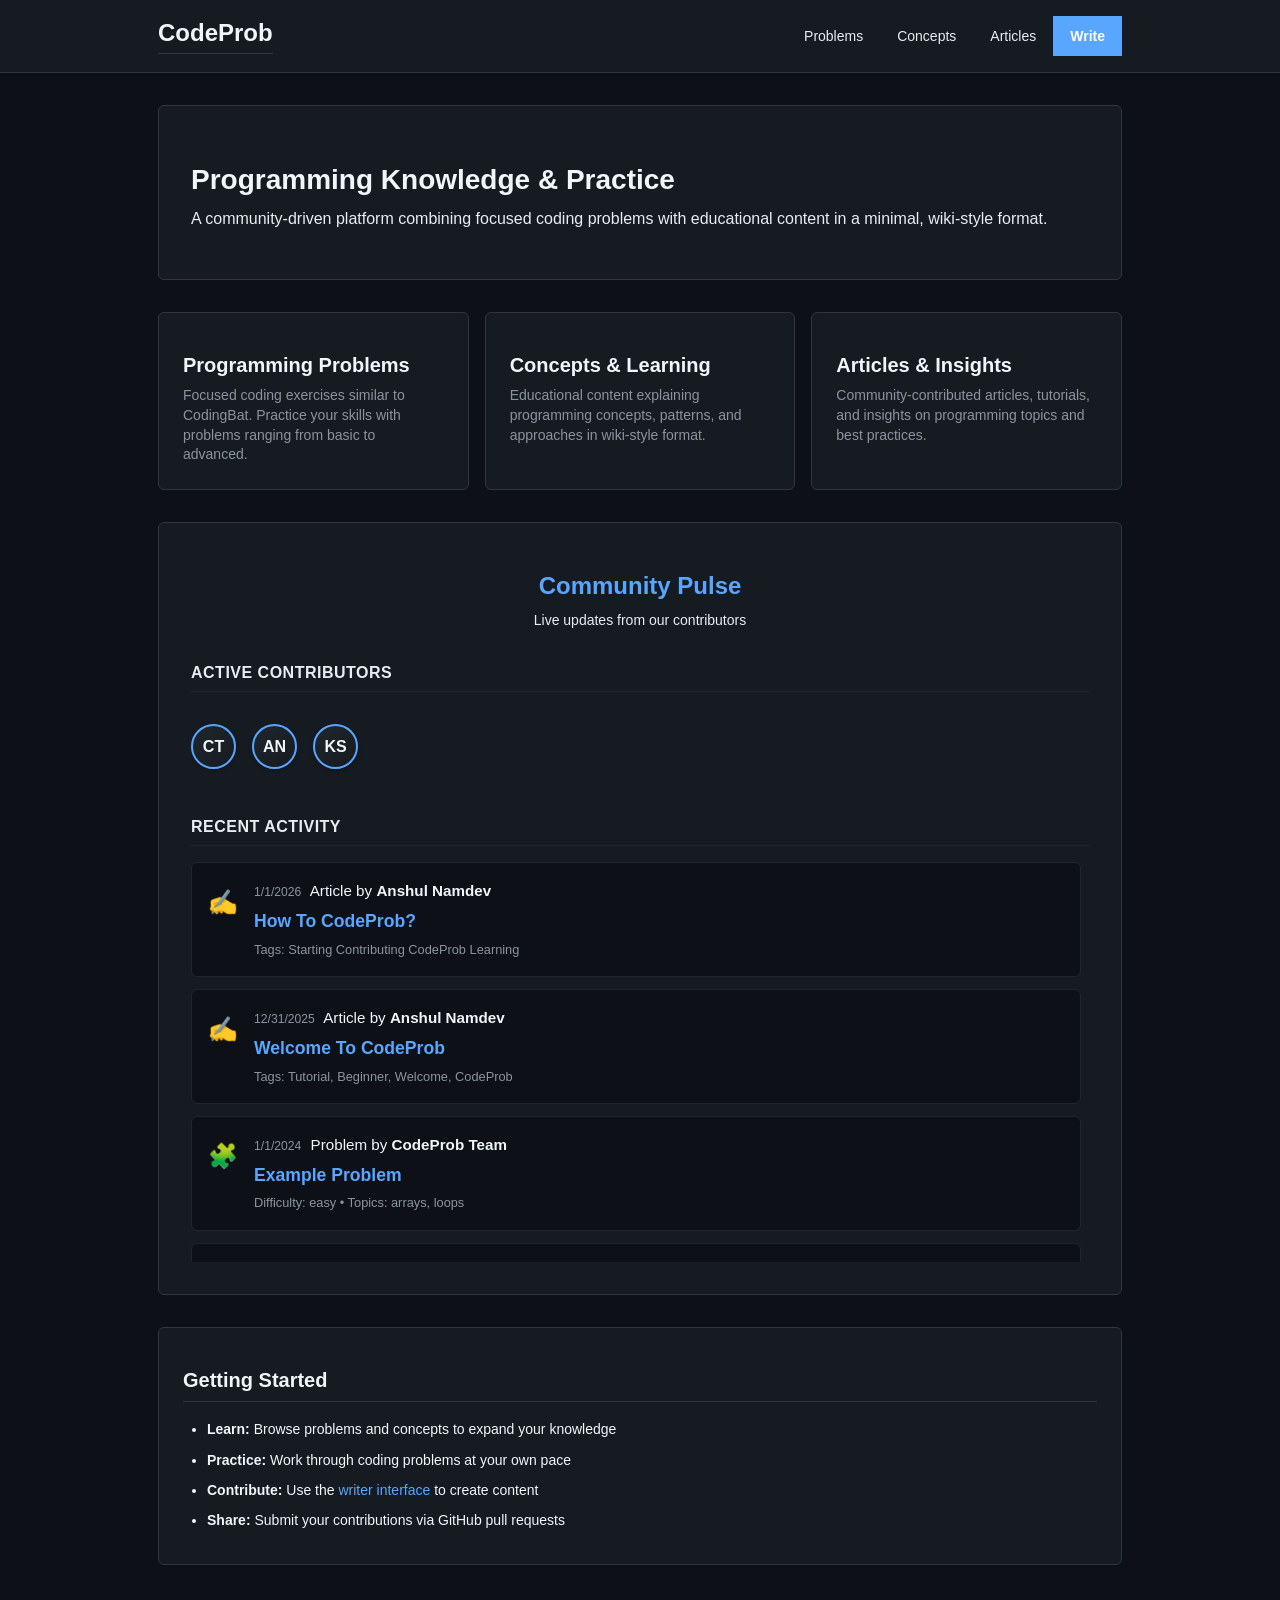
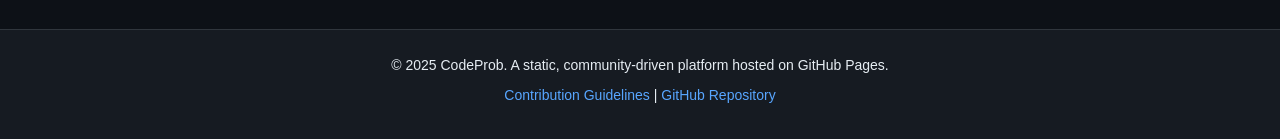
<file: index.html>
<!DOCTYPE html>
<html lang="en">

<head>
    <meta charset="UTF-8">
    <meta name="viewport" content="width=device-width, initial-scale=1.0">
    <title>CodeProb - Programming Knowledge & Practice</title>
    <link rel="stylesheet" href="assets/css/main.css">
</head>

<body>
    <header class="site-header">
        <div class="container">
            <h1 class="site-title">
                <a href="https://codeprob.github.io/CodeProb">CodeProb</a>
            </h1>
            <nav class="main-nav">
                <a href="problems/index.html" class="nav-link">Problems</a>
                <a href="concepts/index.html" class="nav-link">Concepts</a>
                <a href="articles/index.html" class="nav-link">Articles</a>
                <a href="writer.html" class="nav-link nav-link--writer">Write</a>
            </nav>
        </div>
    </header>

    <main class="main-content">
        <div class="container">
            <section class="hero">
                <h2>Programming Knowledge & Practice</h2>
                <p>A community-driven platform combining focused coding problems with educational content in a minimal,
                    wiki-style format.</p>
            </section>

            <section class="content-categories">
                <div class="category-grid">
                    <div class="category-card">
                        <h3><a href="problems/index.html">Programming Problems</a></h3>
                        <p>Focused coding exercises similar to CodingBat. Practice your skills with problems ranging
                            from basic to advanced.</p>
                    </div>

                    <div class="category-card">
                        <h3><a href="concepts/index.html">Concepts & Learning</a></h3>
                        <p>Educational content explaining programming concepts, patterns, and approaches in wiki-style
                            format.</p>
                    </div>

                    <div class="category-card">
                        <h3><a href="articles/index.html">Articles & Insights</a></h3>
                        <p>Community-contributed articles, tutorials, and insights on programming topics and best
                            practices.</p>
                    </div>
                </div>
            </section>

            <!-- Community Dashboard -->
            <section class="community-dashboard">
                <div class="dashboard-header">
                    <h3>Community Pulse</h3>
                    <p>Live updates from our contributors</p>
                </div>

                <div class="contributors-section">
                    <h4>Active Contributors</h4>
                    <div class="contributors-scroll" id="contributors-list">
                        <!-- Populated by JS -->
                        <div class="loading-state">Loading contributors...</div>
                    </div>
                </div>

                <div class="activity-section">
                    <h4>Recent Activity</h4>
                    <div class="activity-feed" id="activity-feed">
                        <!-- Populated by JS -->
                        <div class="loading-state">Loading activity...</div>
                    </div>
                </div>
            </section>

            <section class="getting-started">
                <h3>Getting Started</h3>
                <ul>
                    <li><strong>Learn:</strong> Browse problems and concepts to expand your knowledge</li>
                    <li><strong>Practice:</strong> Work through coding problems at your own pace</li>
                    <li><strong>Contribute:</strong> Use the <a href="writer.html">writer interface</a> to create
                        content</li>
                    <li><strong>Share:</strong> Submit your contributions via GitHub pull requests</li>
                </ul>
            </section>
        </div>
    </main>

    <footer class="site-footer">
        <div class="container">
            <p>&copy; 2025 CodeProb. A static, community-driven platform hosted on GitHub Pages.</p>
            <p><a href="docs/contributing.html">Contribution Guidelines</a> | <a
                    href="https://github.com/codeprob/codeprob">GitHub Repository</a></p>
        </div>
    </footer>

    <script src="assets/js/main.js"></script>
</body>

</html>
</file>
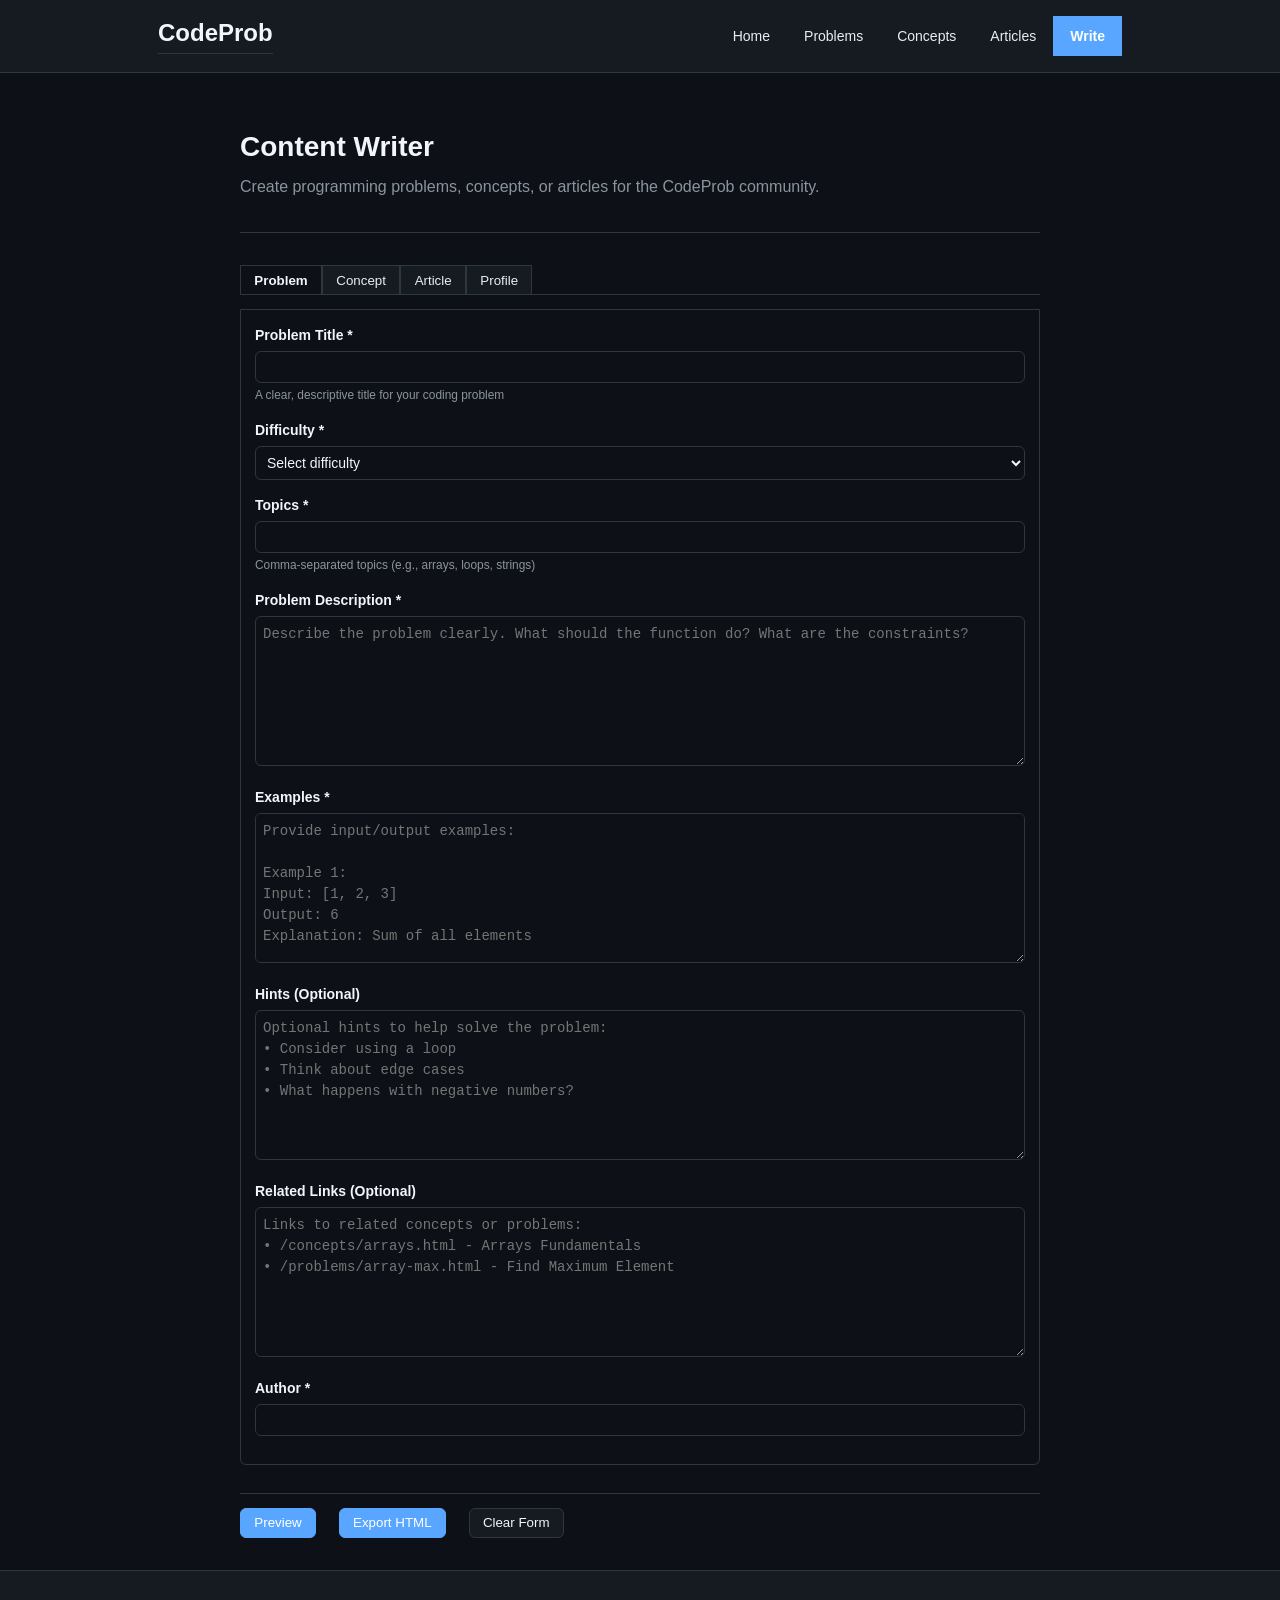
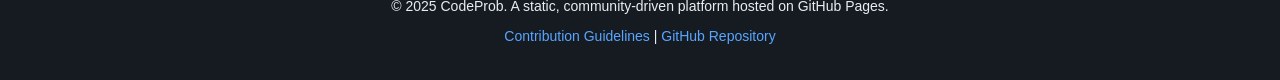
<file: writer.html>
<!DOCTYPE html>
<html lang="en">

<head>
    <meta charset="UTF-8">
    <meta name="viewport" content="width=device-width, initial-scale=1.0">
    <title>Content Writer - CodeProb</title>
    <link rel="stylesheet" href="assets/css/main.css">
    <style>
        .writer-interface {
            max-width: 800px;
            margin: 0 auto;
        }

        .content-type-tabs {
            display: flex;
            margin-bottom: 1em;
            border-bottom: 1px solid var(--border-color);
        }

        .tab-button {
            padding: 0.5em 1em;
            background: var(--bg-secondary);
            border: 1px solid var(--border-color);
            border-bottom: none;
            cursor: pointer;
            font-family: var(--font-ui);
        }

        .tab-button.active {
            background: var(--bg-primary);
            font-weight: bold;
        }

        .tab-content {
            display: none;
            padding: 1em;
            border: 1px solid var(--border-color);
            background: var(--bg-primary);
        }

        .tab-content.active {
            display: block;
        }

        .form-group {
            margin-bottom: 1em;
        }

        .form-group label {
            display: block;
            margin-bottom: 0.3em;
            font-weight: bold;
            color: var(--text-primary);
        }

        .form-group input,
        .form-group select,
        .form-group textarea {
            width: 100%;
            padding: 0.5em;
            border: 1px solid var(--border-color);
            background: var(--bg-primary);
            color: var(--text-primary);
            font-family: inherit;
        }

        .form-group textarea {
            min-height: 150px;
            font-family: var(--font-mono);
            resize: vertical;
        }

        .form-actions {
            margin-top: 2em;
            padding-top: 1em;
            border-top: 1px solid var(--border-color);
        }

        .btn {
            padding: 0.5em 1em;
            margin-right: 0.5em;
            background: var(--bg-secondary);
            border: 1px solid var(--border-color);
            cursor: pointer;
            font-family: var(--font-ui);
        }

        .btn:hover {
            background: var(--bg-tertiary);
        }

        .btn-primary {
            background: var(--link-color);
            color: white;
            border-color: var(--link-color);
        }

        .btn-primary:hover {
            background: var(--link-hover);
        }

        .preview-area {
            margin-top: 2em;
            padding: 1em;
            border: 1px solid var(--border-color);
            background: var(--bg-secondary);
            display: none;
        }

        .preview-area.active {
            display: block;
        }

        .help-text {
            font-size: 0.85em;
            color: var(--text-muted);
            margin-top: 0.3em;
        }

        .tags-input {
            display: flex;
            flex-wrap: wrap;
            gap: 0.5em;
            margin-top: 0.5em;
        }

        .tag {
            background: var(--bg-tertiary);
            padding: 0.2em 0.5em;
            border: 1px solid var(--border-color);
            font-size: 0.85em;
        }
    </style>
</head>

<body>
    <header class="site-header">
        <div class="container">
            <h1 class="site-title">
                <a href="/">CodeProb</a>
            </h1>
            <nav class="main-nav">
                <a href="index.html" class="nav-link">Home</a>
                <a href="problems/index.html" class="nav-link">Problems</a>
                <a href="concepts/index.html" class="nav-link">Concepts</a>
                <a href="articles/index.html" class="nav-link">Articles</a>
                <a href="writer.html" class="nav-link nav-link--active nav-link--writer">Write</a>
            </nav>
        </div>
    </header>

    <main class="main-content">
        <div class="container">
            <div class="writer-interface">
                <header class="page-header">
                    <h2>Content Writer</h2>
                    <p>Create programming problems, concepts, or articles for the CodeProb community.</p>
                </header>

                <div class="content-type-tabs">
                    <button class="tab-button active" data-tab="problem">Problem</button>
                    <button class="tab-button" data-tab="concept">Concept</button>
                    <button class="tab-button" data-tab="article">Article</button>
                    <button class="tab-button" data-tab="profile">Profile</button>
                </div>

                <!-- Problem Form -->
                <div id="problem-tab" class="tab-content active">
                    <form id="problem-form">
                        <div class="form-group">
                            <label for="problem-title">Problem Title *</label>
                            <input type="text" id="problem-title" name="title" required>
                            <div class="help-text">A clear, descriptive title for your coding problem</div>
                        </div>

                        <div class="form-group">
                            <label for="problem-difficulty">Difficulty *</label>
                            <select id="problem-difficulty" name="difficulty" required>
                                <option value="">Select difficulty</option>
                                <option value="easy">Easy</option>
                                <option value="medium">Medium</option>
                                <option value="hard">Hard</option>
                            </select>
                        </div>

                        <div class="form-group">
                            <label for="problem-topics">Topics *</label>
                            <input type="text" id="problem-topics" name="topics" required>
                            <div class="help-text">Comma-separated topics (e.g., arrays, loops, strings)</div>
                        </div>

                        <div class="form-group">
                            <label for="problem-description">Problem Description *</label>
                            <textarea id="problem-description" name="description" required
                                placeholder="Describe the problem clearly. What should the function do? What are the constraints?"></textarea>
                        </div>

                        <div class="form-group">
                            <label for="problem-examples">Examples *</label>
                            <textarea id="problem-examples" name="examples" required placeholder="Provide input/output examples:

Example 1:
Input: [1, 2, 3]
Output: 6
Explanation: Sum of all elements

Example 2:
Input: []
Output: 0
Explanation: Empty array returns 0"></textarea>
                        </div>

                        <div class="form-group">
                            <label for="problem-hints">Hints (Optional)</label>
                            <textarea id="problem-hints" name="hints" placeholder="Optional hints to help solve the problem:
• Consider using a loop
• Think about edge cases
• What happens with negative numbers?"></textarea>
                        </div>

                        <div class="form-group">
                            <label for="problem-related">Related Links (Optional)</label>
                            <textarea id="problem-related" name="related" placeholder="Links to related concepts or problems:
• /concepts/arrays.html - Arrays Fundamentals
• /problems/array-max.html - Find Maximum Element"></textarea>
                        </div>

                        <div class="form-group">
                            <label for="problem-author">Author *</label>
                            <input type="text" id="problem-author" name="author" required>
                        </div>
                    </form>
                </div>

                <!-- Concept Form -->
                <div id="concept-tab" class="tab-content">
                    <form id="concept-form">
                        <div class="form-group">
                            <label for="concept-title">Concept Title *</label>
                            <input type="text" id="concept-title" name="title" required>
                        </div>

                        <div class="form-group">
                            <label for="concept-category">Category *</label>
                            <select id="concept-category" name="category" required>
                                <option value="">Select category</option>
                                <option value="fundamentals">Fundamentals</option>
                                <option value="algorithms">Algorithms</option>
                                <option value="data-structures">Data Structures</option>
                                <option value="design-patterns">Design Patterns</option>
                                <option value="best-practices">Best Practices</option>
                            </select>
                        </div>

                        <div class="form-group">
                            <label for="concept-complexity">Complexity *</label>
                            <select id="concept-complexity" name="complexity" required>
                                <option value="">Select complexity</option>
                                <option value="beginner">Beginner</option>
                                <option value="intermediate">Intermediate</option>
                                <option value="advanced">Advanced</option>
                            </select>
                        </div>

                        <div class="form-group">
                            <label for="concept-overview">Overview *</label>
                            <textarea id="concept-overview" name="overview" required
                                placeholder="Brief introduction to the concept. What is it and why is it important?"></textarea>
                        </div>

                        <div class="form-group">
                            <label for="concept-explanation">Detailed Explanation *</label>
                            <textarea id="concept-explanation" name="explanation" required placeholder="Comprehensive explanation of the concept. Include:
• Key characteristics
• How it works
• When to use it
• Common operations"></textarea>
                        </div>

                        <div class="form-group">
                            <label for="concept-examples">Code Examples *</label>
                            <textarea id="concept-examples" name="examples" required placeholder="Code examples in multiple languages:

JavaScript:
```javascript
// Example code here
```

Python:
```python
# Example code here
```"></textarea>
                        </div>

                        <div class="form-group">
                            <label for="concept-problems">Related Problems (Optional)</label>
                            <textarea id="concept-problems" name="problems" placeholder="Links to practice problems:
• /problems/problem-001.html - Basic Problem
• /problems/problem-002.html - Advanced Problem"></textarea>
                        </div>

                        <div class="form-group">
                            <label for="concept-author">Author *</label>
                            <input type="text" id="concept-author" name="author" required>
                        </div>
                    </form>
                </div>

                <!-- Article Form -->
                <div id="article-tab" class="tab-content">
                    <form id="article-form">
                        <div class="form-group">
                            <label for="article-title">Article Title *</label>
                            <input type="text" id="article-title" name="title" required>
                        </div>

                        <div class="form-group">
                            <label for="article-tags">Tags *</label>
                            <input type="text" id="article-tags" name="tags" required>
                            <div class="help-text">Comma-separated tags (e.g., tutorial, javascript, beginner)</div>
                        </div>

                        <div class="form-group">
                            <label for="article-content">Article Content *</label>

                            <!-- Markdown Toolbar -->
                            <div id="markdown-toolbar" class="markdown-toolbar">
                                <button type="button" data-action="bold" title="Bold">**B**</button>
                                <button type="button" data-action="italic" title="Italic">*I*</button>
                                <button type="button" data-action="code" title="Inline Code">`</button>
                                <button type="button" data-action="link" title="Link">🔗</button>
                                <button type="button" data-action="image" title="Image">🖼️</button>
                                <span class="toolbar-separator">|</span>
                                <button type="button" data-action="h1" title="Heading 1">H1</button>
                                <button type="button" data-action="h2" title="Heading 2">H2</button>
                                <button type="button" data-action="h3" title="Heading 3">H3</button>
                                <span class="toolbar-separator">|</span>
                                <button type="button" data-action="ul" title="Bullet List">• List</button>
                                <button type="button" data-action="ol" title="Numbered List">1. List</button>
                                <button type="button" data-action="quote" title="Quote">❝</button>
                                <span class="toolbar-separator">|</span>
                                <button type="button" data-action="code-block" title="Code Block">{ }</button>
                                <button type="button" data-action="highlight" title="Highlight">==H==</button>
                                <button type="button" data-action="strikethrough" title="Strikethrough">~~S~~</button>
                                <button type="button" data-action="hr" title="Horizontal Rule">---</button>
                            </div>

                            <!-- Split Pane Editor -->
                            <div class="markdown-editor">
                                <div class="editor-pane">
                                    <div class="pane-header">Editor</div>
                                    <textarea id="article-content" name="content" required placeholder="Write your article content here using Markdown syntax:

# Main Heading
## Subheading

**Bold text** and *italic text*

[Link text](https://example.com)

```javascript
// Code blocks with syntax highlighting
console.log('Hello, world!');
```

- Bullet points
- More items

> Blockquotes for important notes

==Highlighted text== and ~~strikethrough~~

---

Images: ![Alt text](image-url)"></textarea>
                                </div>
                                <div class="preview-pane">
                                    <div class="pane-header">Live Preview</div>
                                    <div id="live-preview" class="live-preview-content"></div>
                                </div>
                            </div>
                        </div>

                        <div class="form-group">
                            <label for="article-references">References (Optional)</label>
                            <textarea id="article-references" name="references" placeholder="External links and citations using markdown:

- [MDN Web Docs](https://developer.mozilla.org)
- [Wikipedia Article](https://wikipedia.org)
- [GitHub Repository](https://github.com/example/repo)

Or simple text:
- Book: Programming Fundamentals
- Article: Best Practices Guide"></textarea>
                        </div>

                        <div class="form-group">
                            <label for="article-author">Author *</label>
                            <input type="text" id="article-author" name="author" required>
                        </div>
                    </form>
                </div>
                <!-- Profile Form -->
                <div id="profile-tab" class="tab-content">
                    <form id="profile-form">
                        <div class="form-group">
                            <label for="profile-username">Username *</label>
                            <input type="text" id="profile-username" name="username" required pattern="[a-z0-9-]+"
                                title="Lowercase letters, numbers, and hyphens only">
                            <div class="help-text">Unique URL identifier (e.g., john-doe). Lowercase letters, numbers,
                                and hyphens only.</div>
                        </div>

                        <div class="form-group">
                            <label for="profile-name">Display Name *</label>
                            <input type="text" id="profile-name" name="name" required>
                            <div class="help-text">Your full name or public alias</div>
                        </div>

                        <div class="form-group">
                            <label for="profile-tagline">Tagline (Optional)</label>
                            <input type="text" id="profile-tagline" name="tagline"
                                placeholder="Software Engineer | Tech Enthusiast">
                        </div>

                        <div class="form-group">
                            <label for="profile-bio">Bio *</label>
                            <textarea id="profile-bio" name="bio" required
                                placeholder="Tell us about yourself..."></textarea>
                        </div>

                        <div class="form-group">
                            <label for="profile-image">Profile Picture URL (Optional)</label>
                            <input type="url" id="profile-image" name="image" placeholder="https://example.com/me.jpg">
                        </div>

                        <div class="form-group">
                            <label for="profile-socials">Social Links (Optional)</label>
                            <textarea id="profile-socials" name="socials" placeholder="One link per line:
GitHub: https://github.com/username
Twitter: https://twitter.com/username
Portfolio: https://mysite.com"></textarea>
                        </div>
                    </form>
                </div>

                <div class="form-actions">
                    <button type="button" class="btn btn-primary" id="preview-btn">Preview</button>
                    <button type="button" class="btn btn-primary" id="export-btn">Export HTML</button>
                    <button type="button" class="btn" id="clear-btn">Clear Form</button>
                </div>

                <div id="preview-area" class="preview-area">
                    <h3>Preview</h3>
                    <div id="preview-content"></div>
                </div>
            </div>
        </div>
    </main>

    <footer class="site-footer">
        <div class="container">
            <p>&copy; 2025 CodeProb. A static, community-driven platform hosted on GitHub Pages.</p>
            <p><a href="/docs/contributing.html">Contribution Guidelines</a> | <a
                    href="https://github.com/codeprob/codeprob">GitHub Repository</a></p>
        </div>
    </footer>

    <script src="assets/js/main.js"></script>
    <script src="assets/js/writer.js"></script>
</body>

</html>
</file>
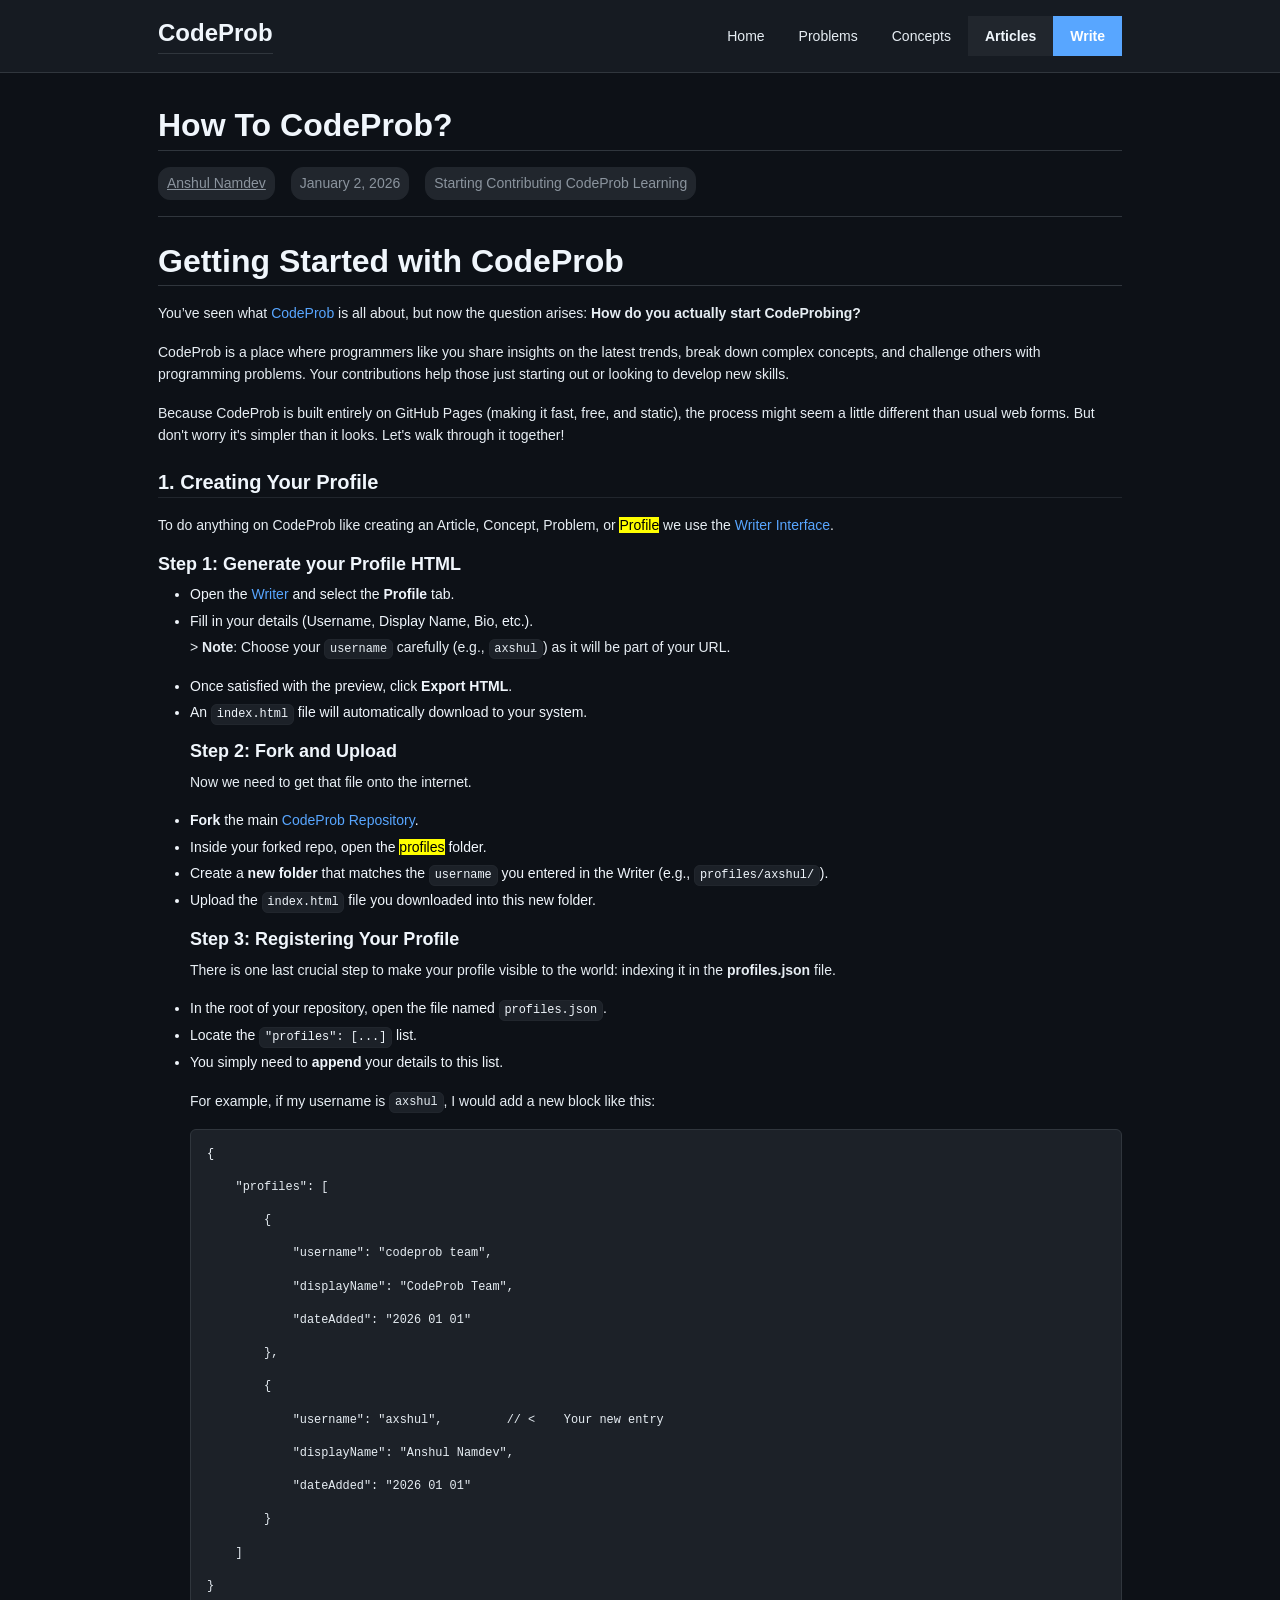
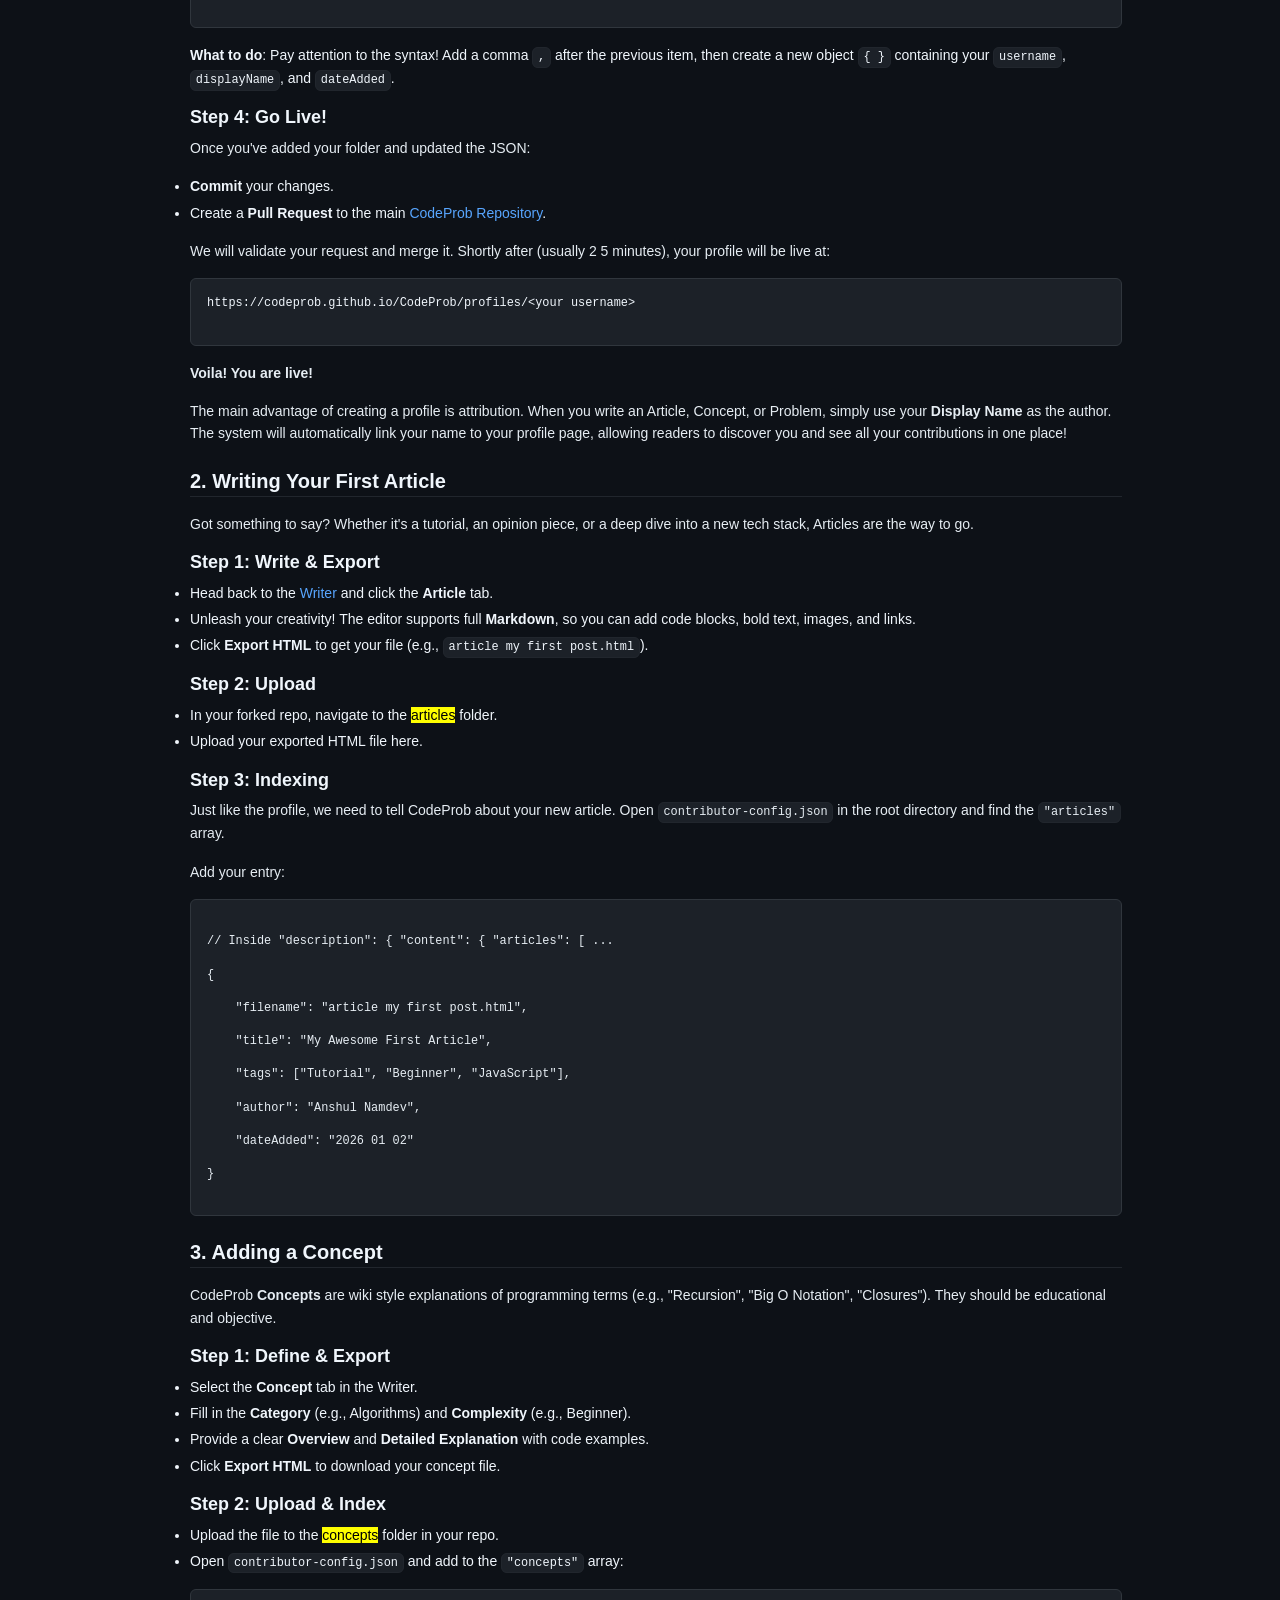
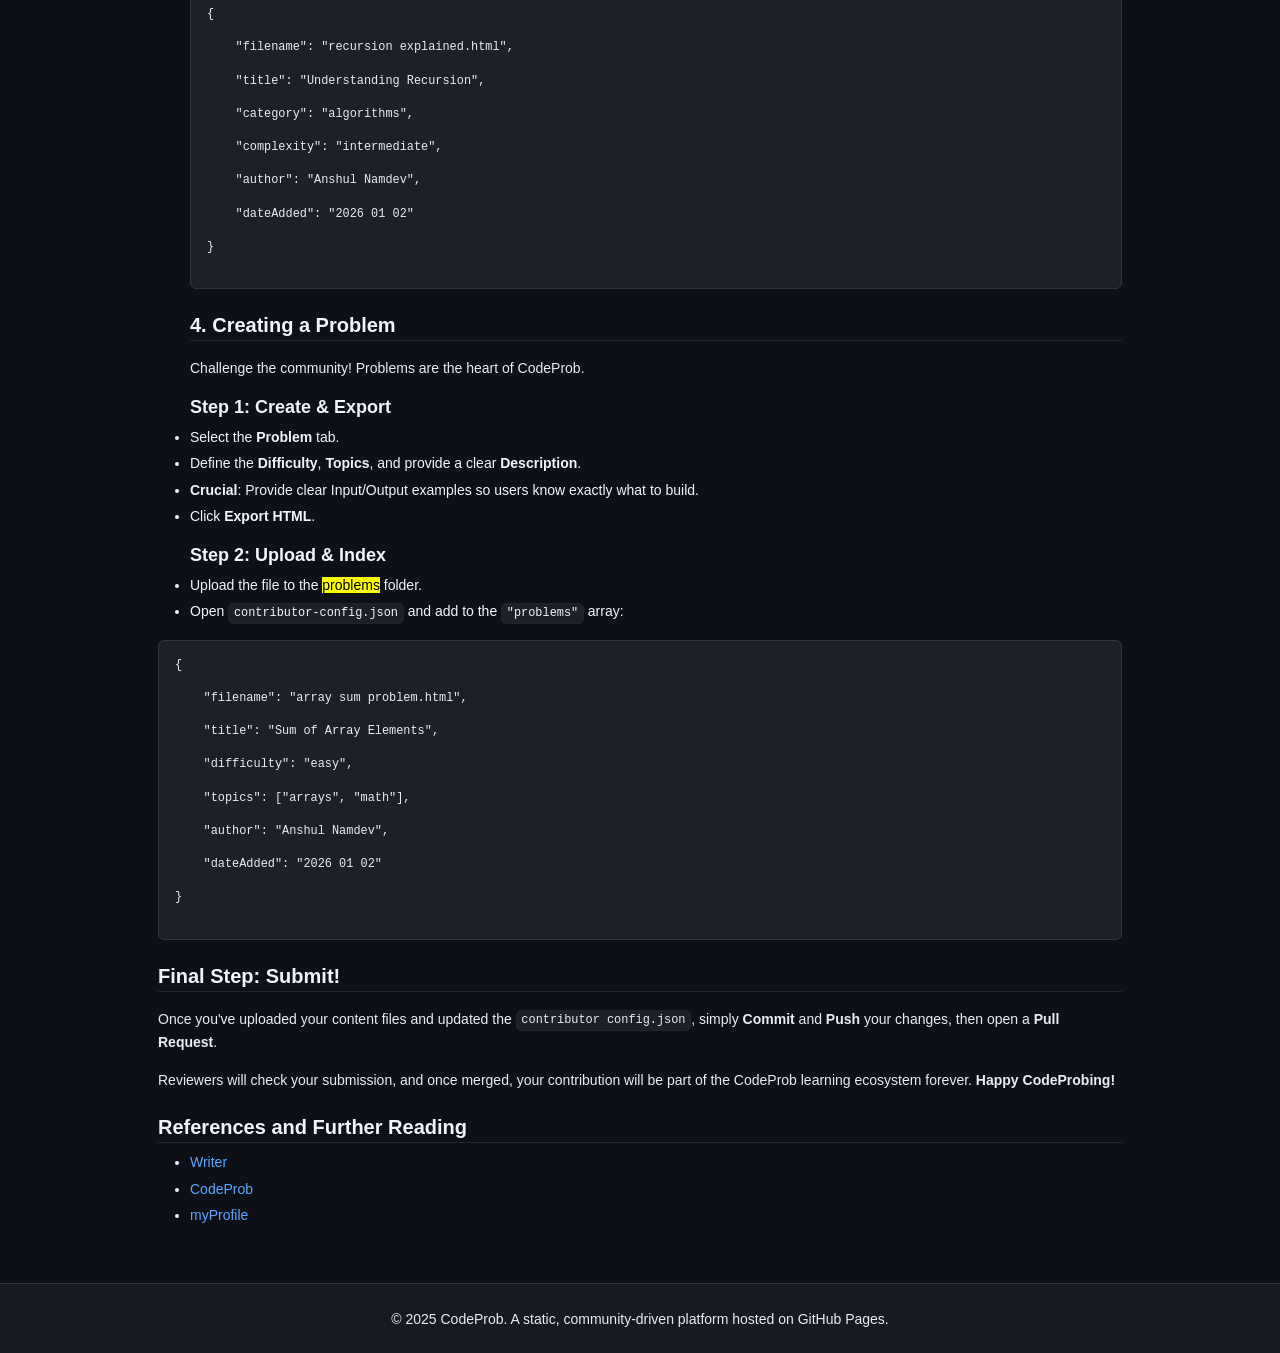
<file: articles/article-how-to-codeprob.html>
<!DOCTYPE html>
<html lang="en">
<head>
    <meta charset="UTF-8">
    <meta name="viewport" content="width=device-width, initial-scale=1.0">
    <title>How To CodeProb? - CodeProb</title>
    <link rel="stylesheet" href="../assets/css/main.css">
</head>
<body>
    <header class="site-header">
        <div class="container">
            <h1 class="site-title"><a href="../index.html">CodeProb</a></h1>
            <nav class="main-nav">
                <a href="../index.html" class="nav-link">Home</a>
                <a href="../problems/index.html" class="nav-link">Problems</a>
                <a href="../concepts/index.html" class="nav-link">Concepts</a>
                <a href="index.html" class="nav-link nav-link--active">Articles</a>
                <a href="../writer.html" class="nav-link nav-link--writer">Write</a>
            </nav>
        </div>
    </header>
    <main class="main-content">
        <div class="container">
            <article class="article" data-id="how-to-codeprob" data-author="anshul-namdev">
                <header>
                    <h1>How To CodeProb?</h1>
                    <div class="metadata">
                        <span class="author">Anshul Namdev</span>
                        <span class="date">January 2, 2026</span>
                        <span class="tags">Starting Contributing CodeProb  Learning</span>
                    </div>
                </header>
                <section class="content">
                    <h1>Getting Started with CodeProb</h1></p><p>You’ve seen what <a href="https://codeprob.github.io/">CodeProb</a> is all about, but now the question arises: <strong>How do you actually start CodeProbing?</strong></p><p>CodeProb is a place where programmers like you share insights on the latest trends, break down complex concepts, and challenge others with programming problems. Your contributions help those just starting out or looking to develop new skills.</p><p>Because CodeProb is built entirely on GitHub Pages (making it fast, free, and static), the process might seem a little different than usual web forms. But don't worry it's simpler than it looks. Let's walk through it together!</p><p>   </p><h2>1. Creating Your Profile</h2></p><p>To do anything on CodeProb like creating an Article, Concept, Problem, or <mark>Profile</mark> we use the <a href="https://codeprob.github.io/CodeProb/writer.html">Writer Interface</a>.</p><h3>Step 1: Generate your Profile HTML</h3>
<ul><li>Open the <a href="https://codeprob.github.io/CodeProb/writer.html">Writer</a> and select the <strong>Profile</strong> tab.</li>
<li>Fill in your details (Username, Display Name, Bio, etc.).</li>
<p>   > <strong>Note</strong>: Choose your <code>username</code> carefully (e.g., <code>axshul</code>) as it will be part of your URL.</p>
<li>Once satisfied with the preview, click <strong>Export HTML</strong>.</li>
<li>An <code>index.html</code> file will automatically download to your system.</li></p><h3>Step 2: Fork and Upload</h3>
<p>Now we need to get that file onto the internet.</p><p><li><strong>Fork</strong> the main <a href="https://github.com/CodeProb/CodeProb/">CodeProb Repository</a>.</li>
<li>Inside your forked repo, open the <mark>profiles</mark> folder.</li>
<li>Create a <strong>new folder</strong> that matches the <code>username</code> you entered in the Writer (e.g., <code>profiles/axshul/</code>).</li>
<li>Upload the <code>index.html</code> file you downloaded into this new folder.</li></p><h3>Step 3: Registering Your Profile</h3>
<p>There is one last crucial step to make your profile visible to the world: indexing it in the <strong>profiles.json</strong> file.</p><p><li>In the root of your repository, open the file named <code>profiles.json</code>.</li>
<li>Locate the <code>&quot;profiles&quot;: [...]</code> list.</li>
<li>You simply need to <strong>append</strong> your details to this list.</li></p><p>For example, if my username is <code>axshul</code>, I would add a new block like this:</p><pre><code class="language-javascript">{</p><p>    &quot;profiles&quot;: [</p><p>        {</p><p>            &quot;username&quot;: &quot;codeprob team&quot;,</p><p>            &quot;displayName&quot;: &quot;CodeProb Team&quot;,</p><p>            &quot;dateAdded&quot;: &quot;2026 01 01&quot;</p><p>        },</p><p>        {</p><p>            &quot;username&quot;: &quot;axshul&quot;,         // &lt;    Your new entry</p><p>            &quot;displayName&quot;: &quot;Anshul Namdev&quot;,</p><p>            &quot;dateAdded&quot;: &quot;2026 01 01&quot;</p><p>        }</p><p>    ]</p><p>}</p><p></code></pre><blockquote><strong>What to do</strong>: Pay attention to the syntax! Add a comma <code>,</code> after the previous item, then create a new object <code>{ }</code> containing your <code>username</code>, <code>displayName</code>, and <code>dateAdded</code>.</blockquote></p><h3>Step 4: Go Live! </h3>
<p>Once you've added your folder and updated the JSON:</p><p><li><strong>Commit</strong> your changes.</li>
<li>Create a <strong>Pull Request</strong> to the main <a href="https://github.com/CodeProb/CodeProb/">CodeProb Repository</a>.</li></p><p>We will validate your request and merge it. Shortly after (usually 2 5 minutes), your profile will be live at:</p><pre><code class="language-text">https://codeprob.github.io/CodeProb/profiles/&lt;your username&gt;</p><p></code></pre><p><strong>Voila! You are live!</strong>
<p>The main advantage of creating a profile is attribution. When you write an Article, Concept, or Problem, simply use your <strong>Display Name</strong> as the author. The system will automatically link your name to your profile page, allowing readers to discover you and see all your contributions in one place!</p><p>   </p><h2>2. Writing Your First Article</h2></p><p>Got something to say? Whether it's a tutorial, an opinion piece, or a deep dive into a new tech stack, Articles are the way to go.</p><h3>Step 1: Write & Export</h3>
<li>Head back to the <a href="https://codeprob.github.io/CodeProb/writer.html">Writer</a> and click the <strong>Article</strong> tab.</li>
<li>Unleash your creativity! The editor supports full <strong>Markdown</strong>, so you can add code blocks, bold text, images, and links.</li>
<li>Click <strong>Export HTML</strong> to get your file (e.g., <code>article my first post.html</code>).</li></p><h3>Step 2: Upload</h3>
<li>In your forked repo, navigate to the <mark>articles</mark> folder.</li>
<li>Upload your exported HTML file here.</li></p><h3>Step 3: Indexing</h3>
<p>Just like the profile, we need to tell CodeProb about your new article. Open <code>contributor-config.json</code> in the root directory and find the <code>&quot;articles&quot;</code> array.</p><p>Add your entry:</p>
<pre><code class="language-json">
<p>// Inside &quot;description&quot;: { &quot;content&quot;: { &quot;articles&quot;: [ ...</p><p>{</p><p>    &quot;filename&quot;: &quot;article my first post.html&quot;,</p><p>    &quot;title&quot;: &quot;My Awesome First Article&quot;,</p><p>    &quot;tags&quot;: [&quot;Tutorial&quot;, &quot;Beginner&quot;, &quot;JavaScript&quot;],</p><p>    &quot;author&quot;: &quot;Anshul Namdev&quot;,</p><p>    &quot;dateAdded&quot;: &quot;2026 01 02&quot;</p><p>}</p><p></code></pre><p>   </p><h2>3. Adding a Concept</h2></p><p>CodeProb <strong>Concepts</strong> are wiki style explanations of programming terms (e.g., "Recursion", "Big O Notation", "Closures"). They should be educational and objective.</p><h3>Step 1: Define & Export</h3>
<li>Select the <strong>Concept</strong> tab in the Writer.</li>
<li>Fill in the <strong>Category</strong> (e.g., Algorithms) and <strong>Complexity</strong> (e.g., Beginner).</li>
<li>Provide a clear <strong>Overview</strong> and <strong>Detailed Explanation</strong> with code examples.</li>
<li>Click <strong>Export HTML</strong> to download your concept file.</li></p><h3>Step 2: Upload & Index</h3>
<li>Upload the file to the <mark>concepts</mark> folder in your repo.</li>
<li>Open <code>contributor-config.json</code> and add to the <code>&quot;concepts&quot;</code> array:</li></p><pre><code class="language-json">{</p><p>    &quot;filename&quot;: &quot;recursion explained.html&quot;,</p><p>    &quot;title&quot;: &quot;Understanding Recursion&quot;,</p><p>    &quot;category&quot;: &quot;algorithms&quot;,</p><p>    &quot;complexity&quot;: &quot;intermediate&quot;,</p><p>    &quot;author&quot;: &quot;Anshul Namdev&quot;,</p><p>    &quot;dateAdded&quot;: &quot;2026 01 02&quot;</p><p>}</p><p></code></pre><p>   </p><h2>4. Creating a Problem</h2></p><p>Challenge the community! Problems are the heart of CodeProb.</p><h3>Step 1: Create & Export</h3>
<li>Select the <strong>Problem</strong> tab.</li>
<li>Define the <strong>Difficulty</strong>, <strong>Topics</strong>, and provide a clear <strong>Description</strong>.</li>
<li><strong>Crucial</strong>: Provide clear Input/Output examples so users know exactly what to build.</li>
<li>Click <strong>Export HTML</strong>.</li></p><h3>Step 2: Upload & Index</h3>
<li>Upload the file to the <mark>problems</mark> folder.</li>
<li>Open <code>contributor-config.json</code> and add to the <code>&quot;problems&quot;</code> array:</li></ul></p><pre><code class="language-json">{</p><p>    &quot;filename&quot;: &quot;array sum problem.html&quot;,</p><p>    &quot;title&quot;: &quot;Sum of Array Elements&quot;,</p><p>    &quot;difficulty&quot;: &quot;easy&quot;,</p><p>    &quot;topics&quot;: [&quot;arrays&quot;, &quot;math&quot;],</p><p>    &quot;author&quot;: &quot;Anshul Namdev&quot;,</p><p>    &quot;dateAdded&quot;: &quot;2026 01 02&quot;</p><p>}</p><p></code></pre><p>   </p><h2>Final Step: Submit!</h2></p><p>Once you've uploaded your content files and updated the <code>contributor config.json</code>, simply <strong>Commit</strong> and <strong>Push</strong> your changes, then open a <strong>Pull Request</strong>.</p><p>Reviewers will check your submission, and once merged, your contribution will be part of the CodeProb learning ecosystem forever. <strong>Happy CodeProbing!</strong>
                </section>
                <section class="references">
                    <h2>References and Further Reading</h2>
                    <ul><li><a href="https://codeprob.github.io/CodeProb/writer">Writer</a></li><li><a href="https://codeprob.github.io/">CodeProb</a></li><li><a href="https://codeprob.github.io/CodeProb/profiles/axshul/">myProfile</a></li></ul>
                </section>
            </article>
        </div>
    </main>
    <footer class="site-footer">
        <div class="container">
            <p>&copy; 2025 CodeProb. A static, community-driven platform hosted on GitHub Pages.</p>
        </div>
    </footer>
    <script src="../assets/js/main.js"></script>
</body>
</html>
</file>
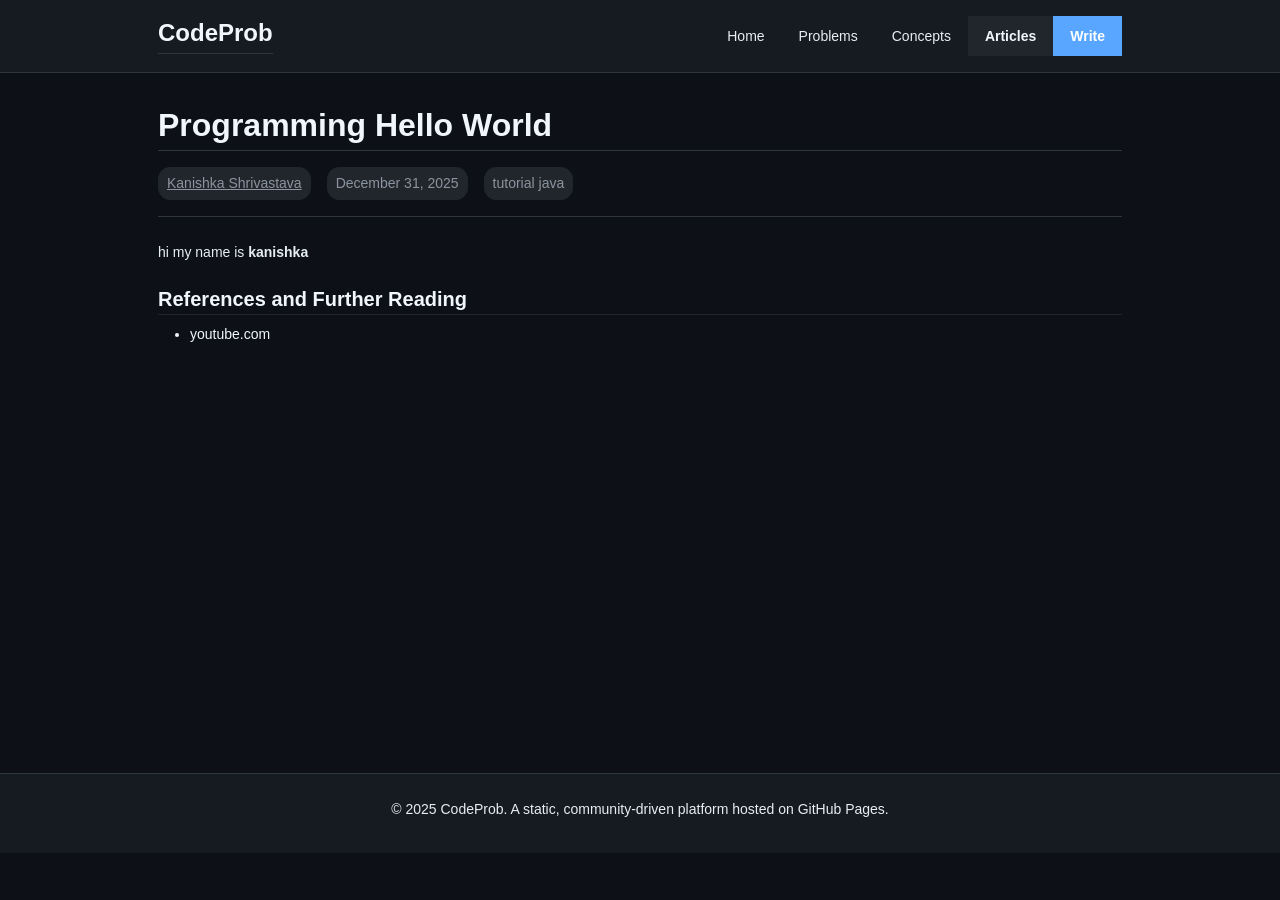
<file: articles/article-programming-hello-world.html>
<!DOCTYPE html>
<html lang="en">
<head>
    <meta charset="UTF-8">
    <meta name="viewport" content="width=device-width, initial-scale=1.0">
    <title>Programming Hello World - CodeProb</title>
    <link rel="stylesheet" href="../assets/css/main.css">
</head>
<body>
    <header class="site-header">
        <div class="container">
            <h1 class="site-title"><a href="../index.html">CodeProb</a></h1>
            <nav class="main-nav">
                <a href="../index.html" class="nav-link">Home</a>
                <a href="../problems/index.html" class="nav-link">Problems</a>
                <a href="../concepts/index.html" class="nav-link">Concepts</a>
                <a href="index.html" class="nav-link nav-link--active">Articles</a>
                <a href="../writer.html" class="nav-link nav-link--writer">Write</a>
            </nav>
        </div>
    </header>
    <main class="main-content">
        <div class="container">
            <article class="article" data-id="programming-hello-world" data-author="kanishka-shrivastava">
                <header>
                    <h1>Programming Hello World</h1>
                    <div class="metadata">
                        <span class="author">Kanishka Shrivastava</span>
                        <span class="date">December 31, 2025</span>
                        <span class="tags">tutorial java</span>
                    </div>
                </header>
                <section class="content">
                    <p>hi my name is <strong> kanishka </strong>
                </section>
                <section class="references">
                    <h2>References and Further Reading</h2>
                    <ul><li>youtube.com</li></ul>
                </section>
            </article>
        </div>
    </main>
    <footer class="site-footer">
        <div class="container">
            <p>&copy; 2025 CodeProb. A static, community-driven platform hosted on GitHub Pages.</p>
        </div>
    </footer>
    <script src="../assets/js/main.js"></script>
</body>
</html>
</file>
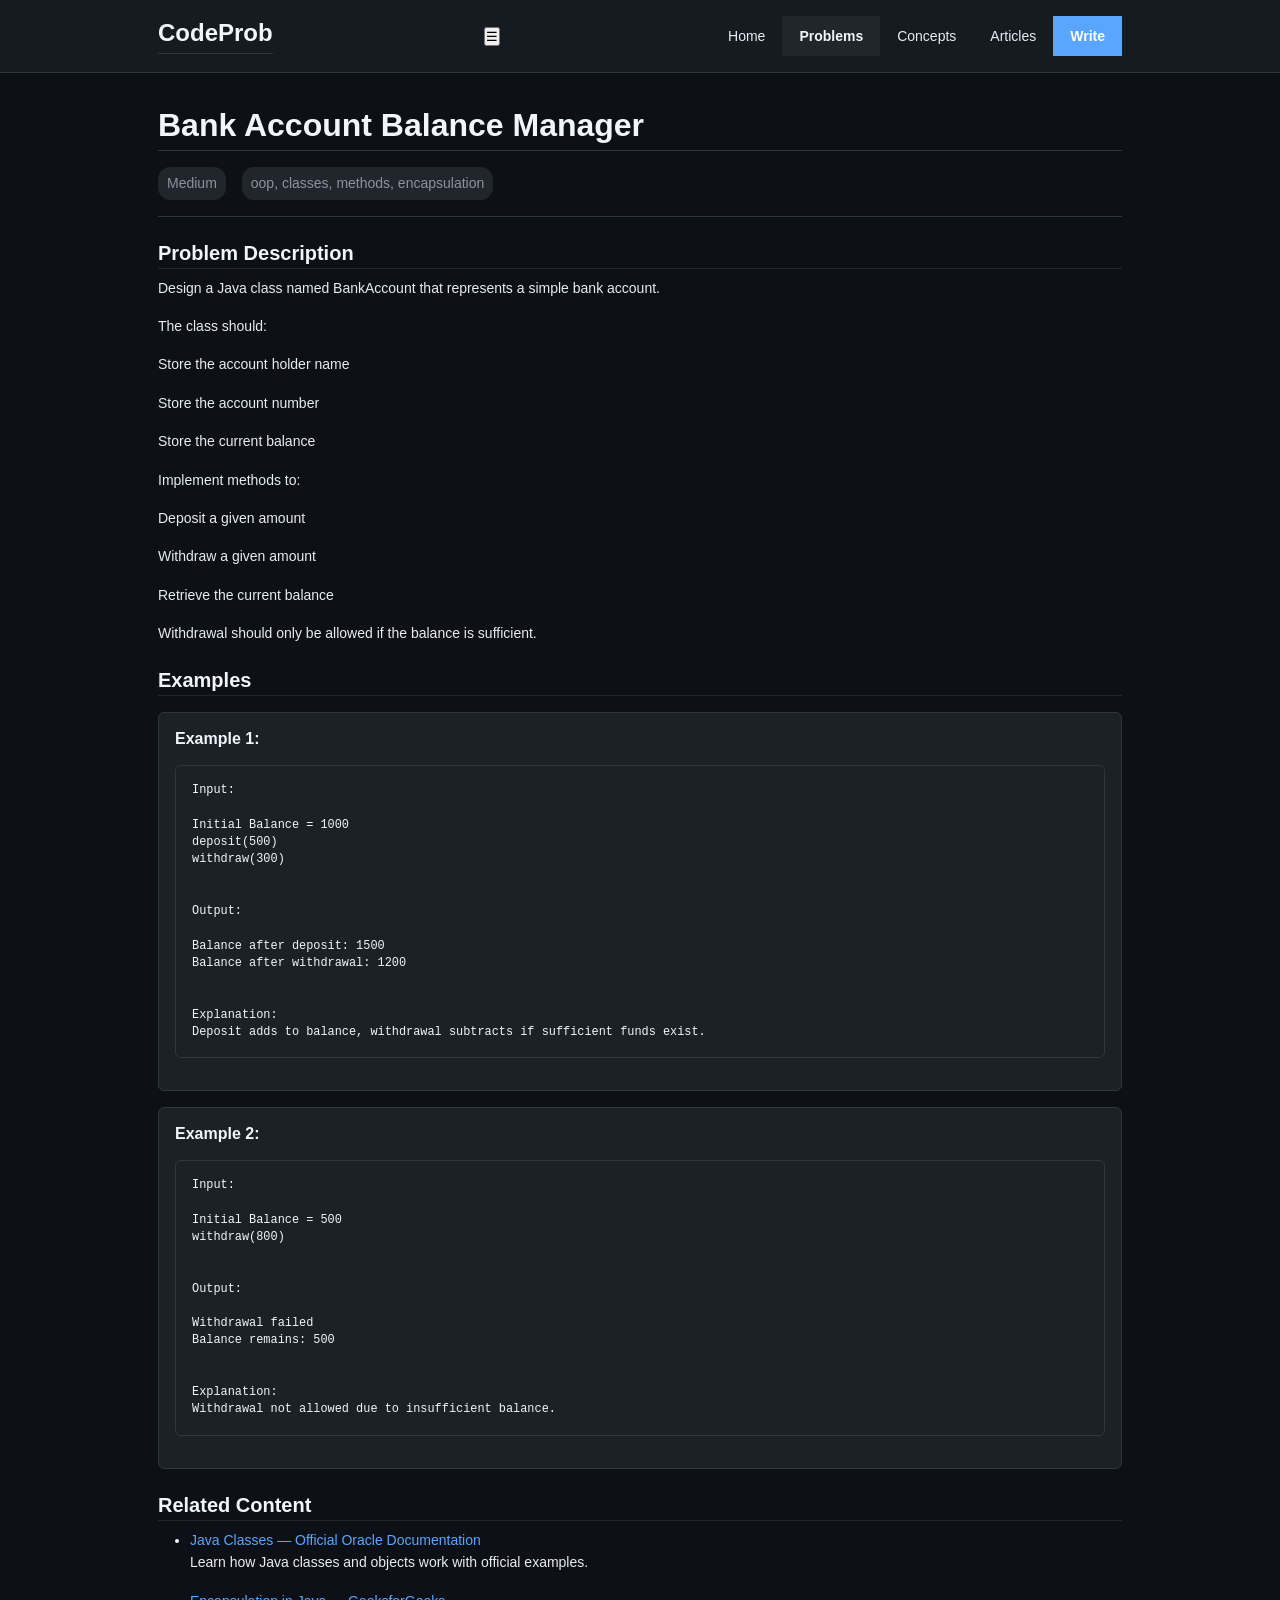
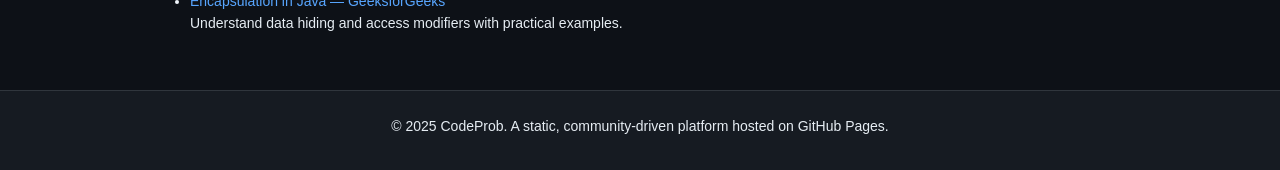
<file: problems/problem-bank-account-balance-manager.html>
<!DOCTYPE html>
<html lang="en">
<head>
    <meta charset="UTF-8">
    <meta name="viewport" content="width=device-width, initial-scale=1.0">
    <title>Bank Account Balance Manager - CodeProb</title>
    <link rel="stylesheet" href="../assets/css/main.css">
</head>
<body>
    <header class="site-header">
        <div class="container">
            <h1 class="site-title"><a href="../index.html">CodeProb</a></h1>
            <button class="mobile-menu-toggle" aria-label="Toggle navigation">
                ☰
            </button>
            <nav class="main-nav">
                <a href="../index.html" class="nav-link">Home</a>
                <a href="index.html" class="nav-link nav-link--active">Problems</a>
                <a href="../concepts/index.html" class="nav-link">Concepts</a>
                <a href="../articles/index.html" class="nav-link">Articles</a>
                <a href="../writer.html" class="nav-link nav-link--writer">Write</a>
            </nav>
        </div>
    </header>
    <main class="main-content">
        <div class="container">
            <article class="problem" data-id="bank-account-balance-manager" data-difficulty="medium">
                <header>
                    <h1>Bank Account Balance Manager</h1>
                    <div class="metadata">
                        <span class="difficulty">Medium</span>
                        <span class="topics">oop, classes, methods, encapsulation</span>
                    </div>
                </header>
                <section class="description">
                    <h2>Problem Description</h2>
                    <p>Design a Java class named BankAccount that represents a simple bank account.</p><p>The class should:</p><p>Store the account holder name</p><p>Store the account number</p><p>Store the current balance</p><p>Implement methods to:</p><p>Deposit a given amount</p><p>Withdraw a given amount</p><p>Retrieve the current balance</p><p>Withdrawal should only be allowed if the balance is sufficient.</p>
                </section>
                <section class="examples">
                    <h2>Examples</h2>
                    
                        <div class="example">
                            <h3>Example 1:</h3>
                            <pre><code>Input:

Initial Balance = 1000
deposit(500)
withdraw(300)


Output:

Balance after deposit: 1500
Balance after withdrawal: 1200


Explanation:
Deposit adds to balance, withdrawal subtracts if sufficient funds exist.</code></pre>
                        </div>
                    
                        <div class="example">
                            <h3>Example 2:</h3>
                            <pre><code>Input:

Initial Balance = 500
withdraw(800)


Output:

Withdrawal failed
Balance remains: 500


Explanation:
Withdrawal not allowed due to insufficient balance.</code></pre>
                        </div>
                    
                </section>
                
                <section class="related-links">
    <h2>Related Content</h2>
    <ul class="related-list">
        <li>
            <a href="https://docs.oracle.com/javase/tutorial/java/javaOO/classes.html" 
               target="_blank" 
               rel="noopener noreferrer">
                Java Classes — Official Oracle Documentation
            </a>
            <p>Learn how Java classes and objects work with official examples.</p>
        </li>

        <li>
            <a href="https://www.geeksforgeeks.org/java/encapsulation-in-java/" 
               target="_blank" 
               rel="noopener noreferrer">
                Encapsulation in Java — GeeksforGeeks
            </a>
            <p>Understand data hiding and access modifiers with practical examples.</p>
        </li>
    </ul>
</section>

            </article>
        </div>
    </main>
    <footer class="site-footer">
        <div class="container">
            <p>&copy; 2025 CodeProb. A static, community-driven platform hosted on GitHub Pages.</p>
        </div>
    </footer>
    <script src="../assets/js/main.js"></script>
</body>
</html>
</file>
<file: assets/css/main.css>
/* CodeProb - Professional Dark Wikipedia Theme */

/* CSS Reset and Base Styles */
* {
    margin: 0;
    padding: 0;
    box-sizing: border-box;
}

:root {
    /* Professional Dark Theme - GitHub/Wikipedia Inspired */
    --bg-primary: #0d1117;
    --bg-secondary: #161b22;
    --bg-tertiary: #21262d;
    --bg-code: #1c2128;
    --text-primary: #f0f6fc;
    --text-secondary: #e6edf3;
    --text-muted: #8b949e;
    --link-color: #58a6ff;
    --link-visited: #bc8cff;
    --link-hover: #79c0ff;
    --border-color: #30363d;
    --border-light: #21262d;
    --success-color: #3fb950;
    --warning-color: #d29922;
    --error-color: #f85149;

    /* Professional Typography */
    --font-mono: 'SF Mono', 'Monaco', 'Inconsolata', 'Roboto Mono', 'Consolas', monospace;
    --font-sans: -apple-system, BlinkMacSystemFont, 'Segoe UI', 'Noto Sans', Helvetica, Arial, sans-serif;

    /* Spacing and Layout */
    --spacing-xs: 0.25rem;
    --spacing-sm: 0.5rem;
    --spacing-md: 1rem;
    --spacing-lg: 1.5rem;
    --spacing-xl: 2rem;
    --spacing-xxl: 3rem;

    --max-width: 1012px;
}

body {
    font-family: var(--font-sans);
    background-color: var(--bg-primary);
    color: var(--text-primary);
    line-height: 1.6;
    font-size: 14px;
    margin: 0;
}

/* Container and Layout */
.container {
    max-width: var(--max-width);
    margin: 0 auto;
    padding: 0 var(--spacing-lg);
}

/* Typography - Professional Dark Wikipedia Style */
h1,
h2,
h3,
h4,
h5,
h6 {
    font-family: var(--font-sans);
    font-weight: 600;
    line-height: 1.25;
    margin: 0 0 0.5em 0;
    color: var(--text-primary);
}

h1 {
    font-size: 2rem;
    border-bottom: 1px solid var(--border-color);
    padding-bottom: 0.3rem;
    margin-bottom: 1rem;
}

h2 {
    font-size: 1.5rem;
    border-bottom: 1px solid var(--border-light);
    padding-bottom: 0.125rem;
    margin-top: 1.5rem;
    margin-bottom: 0.5rem;
}

h3 {
    font-size: 1.25rem;
    margin-top: 1rem;
    margin-bottom: 0.5rem;
}

h4 {
    font-size: 1rem;
    font-weight: 600;
}

h5 {
    font-size: 0.875rem;
    font-weight: 600;
}

h6 {
    font-size: 0.85rem;
    font-weight: 600;
}

p {
    margin: 0 0 1rem 0;
    color: var(--text-secondary);
}

a {
    color: var(--link-color);
    text-decoration: none;
}

a:visited {
    color: var(--link-visited);
}

a:hover {
    color: var(--link-hover);
    text-decoration: underline;
}

code {
    font-family: var(--font-mono);
    background-color: var(--bg-code);
    padding: 0.2em 0.4em;
    font-size: 85%;
    border-radius: 6px;
    border: 1px solid var(--border-light);
}

pre {
    font-family: var(--font-mono);
    background-color: var(--bg-code);
    padding: 1rem;
    overflow-x: auto;
    margin: 1rem 0;
    border: 1px solid var(--border-color);
    border-radius: 6px;
    font-size: 85%;
    line-height: 1.45;
}

pre code {
    background: none;
    border: none;
    padding: 0;
    font-size: 100%;
}

/* Lists */
ul,
ol {
    margin: 0 0 1rem 2rem;
}

li {
    margin-bottom: 0.25rem;
}

/* Header - Professional Dark Style */
.site-header {
    background-color: var(--bg-secondary);
    border-bottom: 1px solid var(--border-color);
    padding: 1rem 0;
}

.site-header .container {
    display: flex;
    justify-content: space-between;
    align-items: center;
    flex-wrap: wrap;
}

.site-title {
    font-size: 1.5rem;
    font-weight: 600;
    margin: 0;
}

.site-title a {
    color: var(--text-primary);
    text-decoration: none;
}

.main-nav {
    display: flex;
    gap: 0;
    align-items: center;
}

.nav-link {
    color: var(--text-secondary);
    padding: 0.5rem 1rem;
    text-decoration: none;
    border: 1px solid transparent;
    background: transparent;
    transition: all 0.2s ease;
    font-weight: 500;
}

.nav-link:hover {
    background-color: var(--bg-tertiary);
    color: var(--text-primary);
    text-decoration: none;
}

.nav-link--active {
    background-color: var(--bg-tertiary);
    color: var(--text-primary);
    font-weight: 600;
}

.nav-link--writer {
    background-color: var(--link-color);
    color: white;
    font-weight: 600;
}

.nav-link--writer:hover {
    background-color: var(--link-hover);
    color: white;
}

/* Main Content - Professional Style */
.main-content {
    min-height: calc(100vh - 200px);
    padding: 2rem 0;
}

.page-header {
    margin-bottom: 2rem;
    padding-bottom: 1rem;
    border-bottom: 1px solid var(--border-color);
}

.page-header h2 {
    color: var(--text-primary);
    margin-bottom: 0.5rem;
    border-bottom: none;
    font-size: 1.75rem;
}

.page-header p {
    font-size: 1rem;
    color: var(--text-muted);
}

/* Hero Section - Professional Style */
.hero {
    margin-bottom: 2rem;
    padding: 2rem;
    background-color: var(--bg-secondary);
    border: 1px solid var(--border-color);
    border-radius: 6px;
}

.hero h2 {
    font-size: 1.75rem;
    color: var(--text-primary);
    margin-bottom: 0.5rem;
    border-bottom: none;
}

.hero p {
    font-size: 1rem;
    color: var(--text-secondary);
    line-height: 1.5;
}

/* Content Categories - Card Style */
.content-categories {
    margin-bottom: 2rem;
}

.category-grid {
    display: grid;
    grid-template-columns: repeat(auto-fit, minmax(300px, 1fr));
    gap: 1rem;
}

.category-card {
    padding: 1.5rem;
    background-color: var(--bg-secondary);
    border: 1px solid var(--border-color);
    border-radius: 6px;
    transition: border-color 0.2s ease;
}

.category-card:hover {
    border-color: var(--link-color);
}

.category-card h3 {
    margin-bottom: 0.5rem;
    font-size: 1.25rem;
    border-bottom: none;
}

.category-card h3 a {
    color: var(--text-primary);
    text-decoration: none;
}

.category-card h3 a:hover {
    color: var(--link-color);
    text-decoration: none;
}

.category-card p {
    margin: 0;
    font-size: 0.875rem;
    line-height: 1.4;
    color: var(--text-muted);
}

/* Content Filters - Professional Form Style */
.content-filters {
    background-color: var(--bg-secondary);
    padding: 1rem;
    margin-bottom: 1rem;
    border: 1px solid var(--border-color);
    border-radius: 6px;
}

.filter-group {
    display: inline-block;
    margin-right: 1.5rem;
    margin-bottom: 0.5rem;
}

.filter-group label {
    color: var(--text-primary);
    font-weight: 500;
    margin-right: 0.5rem;
}

.filter-group select {
    background-color: var(--bg-primary);
    color: var(--text-primary);
    border: 1px solid var(--border-color);
    padding: 0.25rem 0.5rem;
    border-radius: 6px;
    font-family: inherit;
    font-size: 0.875rem;
}

/* Content List - Professional Style */
.content-list {
    border: 1px solid var(--border-color);
    background-color: var(--bg-secondary);
    border-radius: 6px;
}

.content-item {
    padding: 1.5rem;
    border-bottom: 1px solid var(--border-color);
}

.content-item:last-child {
    border-bottom: none;
}

.content-item h3 {
    margin-bottom: 0.5rem;
    font-size: 1.125rem;
    border-bottom: none;
}

.content-item h3 a {
    color: var(--text-primary);
    text-decoration: none;
}

.content-item h3 a:hover {
    color: var(--link-color);
    text-decoration: none;
}

.content-metadata {
    font-size: 0.75rem;
    color: var(--text-muted);
    margin-bottom: 0.5rem;
    display: flex;
    gap: 1rem;
}

.content-metadata span {
    background-color: var(--bg-tertiary);
    padding: 0.25rem 0.5rem;
    border-radius: 12px;
    border: 1px solid var(--border-light);
}

/* Getting Started Section - Info Box Style */
.getting-started {
    background-color: var(--bg-secondary);
    padding: 1.5rem;
    border: 1px solid var(--border-color);
    border-radius: 6px;
    margin-bottom: 2rem;
}

.getting-started h3 {
    margin-bottom: 1rem;
    border-bottom: 1px solid var(--border-color);
    padding-bottom: 0.5rem;
}

.getting-started ul {
    margin: 0 0 0 1.5rem;
}

.getting-started li {
    margin-bottom: 0.5rem;
}

/* Loading States */
.loading-message {
    text-align: center;
    color: var(--text-muted);
    padding: 2rem;
    font-style: italic;
    background-color: var(--bg-secondary);
    border: 1px solid var(--border-color);
    border-radius: 6px;
}

.empty-state {
    text-align: center;
    padding: 2rem;
    background-color: var(--bg-secondary);
    border: 1px solid var(--border-color);
    border-radius: 6px;
}

.empty-state h3 {
    margin-bottom: 0.5rem;
    color: var(--text-muted);
}

.error-message {
    text-align: center;
    padding: 2rem;
    background-color: var(--error-color);
    border: 1px solid var(--error-color);
    border-radius: 6px;
    color: white;
}

.error-message button {
    margin-top: 1rem;
    padding: 0.5rem 1rem;
    background-color: var(--bg-primary);
    border: 1px solid var(--border-color);
    border-radius: 6px;
    cursor: pointer;
    color: var(--text-primary);
}

/* Footer - Professional Style */
.site-footer {
    background-color: var(--bg-secondary);
    border-top: 1px solid var(--border-color);
    padding: 1.5rem 0;
    text-align: center;
    color: var(--text-muted);
    font-size: 0.875rem;
}

.site-footer p {
    margin-bottom: 0.5rem;
}

.site-footer a {
    color: var(--link-color);
}

/* Article Content Styling */
article {
    background-color: var(--bg-primary);
    line-height: 1.6;
}

article header {
    margin-bottom: 1.5rem;
    border-bottom: 1px solid var(--border-color);
    padding-bottom: 1rem;
}

article .metadata {
    font-size: 0.875rem;
    color: var(--text-muted);
    margin-top: 0.5rem;
    display: flex;
    gap: 1rem;
}

article .metadata span {
    background-color: var(--bg-tertiary);
    padding: 0.25rem 0.5rem;
    border-radius: 12px;
    border: 1px solid var(--border-light);
}

article section {
    margin-bottom: 1.5rem;
}

article section h2 {
    font-size: 1.25rem;
    margin-top: 1.5rem;
    margin-bottom: 0.5rem;
}

article section h3 {
    font-size: 1.125rem;
    margin-top: 1rem;
    margin-bottom: 0.5rem;
}

/* Example boxes for problems */
.example {
    background-color: var(--bg-code);
    border: 1px solid var(--border-color);
    border-radius: 6px;
    padding: 1rem;
    margin: 1rem 0;
}

.example h3 {
    margin-top: 0;
    margin-bottom: 0.5rem;
    font-size: 1rem;
}

/* Writer Interface Styles */
.writer-interface {
    max-width: 1200px;
    margin: 0 auto;
}

.content-type-tabs {
    display: flex;
    margin-bottom: 1rem;
    border-bottom: 1px solid var(--border-color);
}

.tab-button {
    padding: 0.75rem 1.5rem;
    background: var(--bg-secondary);
    border: 1px solid var(--border-color);
    border-bottom: none;
    cursor: pointer;
    color: var(--text-secondary);
    font-weight: 500;
    transition: all 0.2s ease;
}

.tab-button:hover {
    background: var(--bg-tertiary);
    color: var(--text-primary);
}

.tab-button.active {
    background: var(--bg-primary);
    color: var(--text-primary);
    font-weight: 600;
}

.tab-content {
    display: none;
    padding: 1.5rem;
    border: 1px solid var(--border-color);
    background: var(--bg-secondary);
    border-radius: 0 0 6px 6px;
}

.tab-content.active {
    display: block;
}

.form-group {
    margin-bottom: 1.5rem;
}

.form-group label {
    display: block;
    margin-bottom: 0.5rem;
    font-weight: 600;
    color: var(--text-primary);
}

.form-group input,
.form-group select,
.form-group textarea {
    width: 100%;
    padding: 0.75rem;
    border: 1px solid var(--border-color);
    background: var(--bg-primary);
    color: var(--text-primary);
    border-radius: 6px;
    font-family: inherit;
    font-size: 0.875rem;
}

.form-group textarea {
    min-height: 150px;
    font-family: var(--font-mono);
    resize: vertical;
    line-height: 1.5;
}

/* Markdown Toolbar */
.markdown-toolbar {
    display: flex;
    flex-wrap: wrap;
    gap: 0.25rem;
    padding: 0.5rem;
    background: var(--bg-tertiary);
    border: 1px solid var(--border-color);
    border-bottom: none;
    border-radius: 6px 6px 0 0;
    margin-bottom: 0;
}

.markdown-toolbar button {
    padding: 0.25rem 0.5rem;
    background: var(--bg-primary);
    border: 1px solid var(--border-color);
    border-radius: 3px;
    color: var(--text-primary);
    font-size: 0.75rem;
    font-family: var(--font-mono);
    cursor: pointer;
    transition: all 0.2s ease;
}

.markdown-toolbar button:hover {
    background: var(--bg-secondary);
    border-color: var(--link-color);
}

.toolbar-separator {
    color: var(--text-muted);
    margin: 0 0.25rem;
    align-self: center;
}

/* Split Pane Markdown Editor */
.markdown-editor {
    display: flex;
    height: 400px;
    border: 1px solid var(--border-color);
    border-radius: 0 0 6px 6px;
    overflow: hidden;
}

.editor-pane,
.preview-pane {
    flex: 1;
    display: flex;
    flex-direction: column;
}

.editor-pane {
    border-right: 1px solid var(--border-color);
}

.pane-header {
    padding: 0.5rem 0.75rem;
    background: var(--bg-tertiary);
    border-bottom: 1px solid var(--border-color);
    font-size: 0.75rem;
    font-weight: 600;
    color: var(--text-muted);
    text-transform: uppercase;
    letter-spacing: 0.5px;
}

.markdown-editor textarea {
    flex: 1;
    border: none;
    border-radius: 0;
    resize: none;
    margin: 0;
    font-family: var(--font-mono);
    font-size: 0.875rem;
    line-height: 1.5;
    padding: 1rem;
}

.live-preview-content {
    flex: 1;
    padding: 1rem;
    overflow-y: auto;
    background: var(--bg-primary);
    font-size: 0.875rem;
    line-height: 1.6;
}

/* Preview content styling */
.live-preview-content h1,
.live-preview-content h2,
.live-preview-content h3 {
    margin-top: 1.5rem;
    margin-bottom: 0.5rem;
}

.live-preview-content h1:first-child,
.live-preview-content h2:first-child,
.live-preview-content h3:first-child {
    margin-top: 0;
}

.live-preview-content p {
    margin-bottom: 1rem;
}

.live-preview-content ul,
.live-preview-content ol {
    margin: 1rem 0;
    padding-left: 2rem;
}

.live-preview-content blockquote {
    margin: 1rem 0;
    padding: 0.5rem 1rem;
    border-left: 4px solid var(--link-color);
    background: var(--bg-secondary);
    font-style: italic;
}

.live-preview-content code {
    background: var(--bg-code);
    padding: 0.2rem 0.4rem;
    border-radius: 3px;
    font-size: 0.85em;
}

.live-preview-content pre {
    background: var(--bg-code);
    padding: 1rem;
    border-radius: 6px;
    overflow-x: auto;
    margin: 1rem 0;
}

.live-preview-content pre code {
    background: none;
    padding: 0;
}

.live-preview-content mark {
    background: var(--warning-color);
    color: var(--bg-primary);
    padding: 0.1rem 0.2rem;
    border-radius: 2px;
}

.live-preview-content del {
    color: var(--text-muted);
}

.live-preview-content hr {
    border: none;
    border-top: 1px solid var(--border-color);
    margin: 2rem 0;
}

.live-preview-content img {
    max-width: 100%;
    height: auto;
    border-radius: 6px;
    margin: 1rem 0;
}

.form-actions {
    margin-top: 2rem;
    padding-top: 1rem;
    border-top: 1px solid var(--border-color);
    display: flex;
    gap: 1rem;
}

.btn {
    padding: 0.75rem 1.5rem;
    background: var(--bg-tertiary);
    border: 1px solid var(--border-color);
    border-radius: 6px;
    cursor: pointer;
    color: var(--text-primary);
    font-weight: 500;
    transition: all 0.2s ease;
}

.btn:hover {
    background: var(--bg-secondary);
}

.btn-primary {
    background: var(--link-color);
    color: white;
    border-color: var(--link-color);
}

.btn-primary:hover {
    background: var(--link-hover);
    border-color: var(--link-hover);
}

.preview-area {
    margin-top: 2rem;
    padding: 1.5rem;
    border: 1px solid var(--border-color);
    background: var(--bg-secondary);
    border-radius: 6px;
    display: none;
}

.preview-area.active {
    display: block;
}

.help-text {
    font-size: 0.75rem;
    color: var(--text-muted);
    margin-top: 0.25rem;
}

/* Responsive Design */
@media (max-width: 768px) {
    .site-header .container {
        flex-direction: column;
        gap: 1rem;
    }

    .main-nav {
        flex-wrap: wrap;
        gap: 0.5rem;
    }

    .filter-group {
        display: block;
        margin-bottom: 1rem;
    }

    .hero h2 {
        font-size: 1.5rem;
    }

    .category-grid {
        grid-template-columns: 1fr;
    }

    .container {
        padding: 0 1rem;
    }

    .form-actions {
        flex-direction: column;
    }

    .content-metadata {
        flex-direction: column;
        gap: 0.5rem;
    }

    /* Mobile markdown editor */
    .markdown-editor {
        flex-direction: column;
        height: auto;
    }

    .editor-pane {
        border-right: none;
        border-bottom: 1px solid var(--border-color);
    }

    .markdown-editor textarea {
        min-height: 200px;
    }

    .live-preview-content {
        min-height: 200px;
    }

    .markdown-toolbar {
        gap: 0.125rem;
    }

    .markdown-toolbar button {
        padding: 0.25rem 0.375rem;
        font-size: 0.7rem;
    }

    .writer-interface {
        max-width: 100%;
    }
}

/* Utility Classes */
.text-center {
    text-align: center;
}

.text-muted {
    color: var(--text-muted);
}

/* Focus States for Accessibility */
a:focus,
select:focus,
button:focus,
input:focus,
textarea:focus {
    outline: 2px solid var(--link-color);
    outline-offset: 2px;
}

/* Community Dashboard Styles */
.community-dashboard {
    margin-bottom: 2rem;
    padding: 2rem;
    background-color: var(--bg-secondary);
    border: 1px solid var(--border-color);
    border-radius: 6px;
}

.dashboard-header {
    margin-bottom: 2rem;
    text-align: center;
}

.dashboard-header h3 {
    margin-bottom: 0.5rem;
    color: var(--link-color);
    font-size: 1.5rem;
}

/* Contributors Scroll */
.contributors-section {
    margin-bottom: 2rem;
}

.contributors-section h4,
.activity-section h4 {
    margin-bottom: 1rem;
    color: var(--text-secondary);
    font-size: 1rem;
    text-transform: uppercase;
    letter-spacing: 0.5px;
    border-bottom: 1px solid var(--border-light);
    padding-bottom: 0.5rem;
}

.contributors-scroll {
    display: flex;
    gap: 1rem;
    overflow-x: auto;
    padding: 1rem 0;
    scrollbar-width: thin;
    scrollbar-color: var(--border-color) transparent;
    align-items: center;
}

.contributors-scroll::-webkit-scrollbar {
    height: 6px;
}

.contributors-scroll::-webkit-scrollbar-thumb {
    background-color: var(--border-color);
    border-radius: 3px;
}

/* Simplified Contributor Logic (Small Circles) */
.contributor-card {
    flex: 0 0 auto;
    text-align: center;
    transition: transform 0.2s ease;
    text-decoration: none !important;
}

.contributor-card:hover {
    transform: translateY(-3px);
}

.contributor-avatar {
    width: 45px;
    height: 45px;
    border-radius: 50%;
    background: var(--bg-tertiary);
    border: 2px solid var(--link-color);
    margin: 0 auto;
    display: flex;
    align-items: center;
    justify-content: center;
    font-size: 1rem;
    font-weight: bold;
    color: var(--text-primary);
    overflow: hidden;
    background-image: linear-gradient(135deg, var(--bg-tertiary), var(--bg-secondary));
    box-shadow: 0 2px 4px rgba(0, 0, 0, 0.2);
}

/* Simple tooltips for names */
.contributor-card {
    position: relative;
}

/* Activity Feed */
.activity-feed {
    max-height: 400px;
    overflow-y: auto;
    padding-right: 0.5rem;
    scrollbar-width: thin;
}

.activity-card {
    display: flex;
    align-items: flex-start;
    padding: 1rem;
    background: var(--bg-primary);
    border: 1px solid var(--border-light);
    border-radius: 6px;
    margin-bottom: 0.75rem;
    transition: border-color 0.2s ease;
}

.activity-card:hover {
    border-color: var(--link-color);
}

.activity-icon {
    font-size: 1.5rem;
    margin-right: 1rem;
    padding-top: 0.25rem;
}

.activity-content {
    flex: 1;
}

.activity-header {
    margin-bottom: 0.25rem;
    font-size: 0.95rem;
}

.activity-header a {
    font-weight: 600;
}

.activity-title {
    font-size: 1.1rem;
    font-weight: 600;
    margin-bottom: 0.25rem;
    color: var(--link-color);
    display: block;
}

.activity-meta {
    font-size: 0.8rem;
    color: var(--text-muted);
}
</file>
